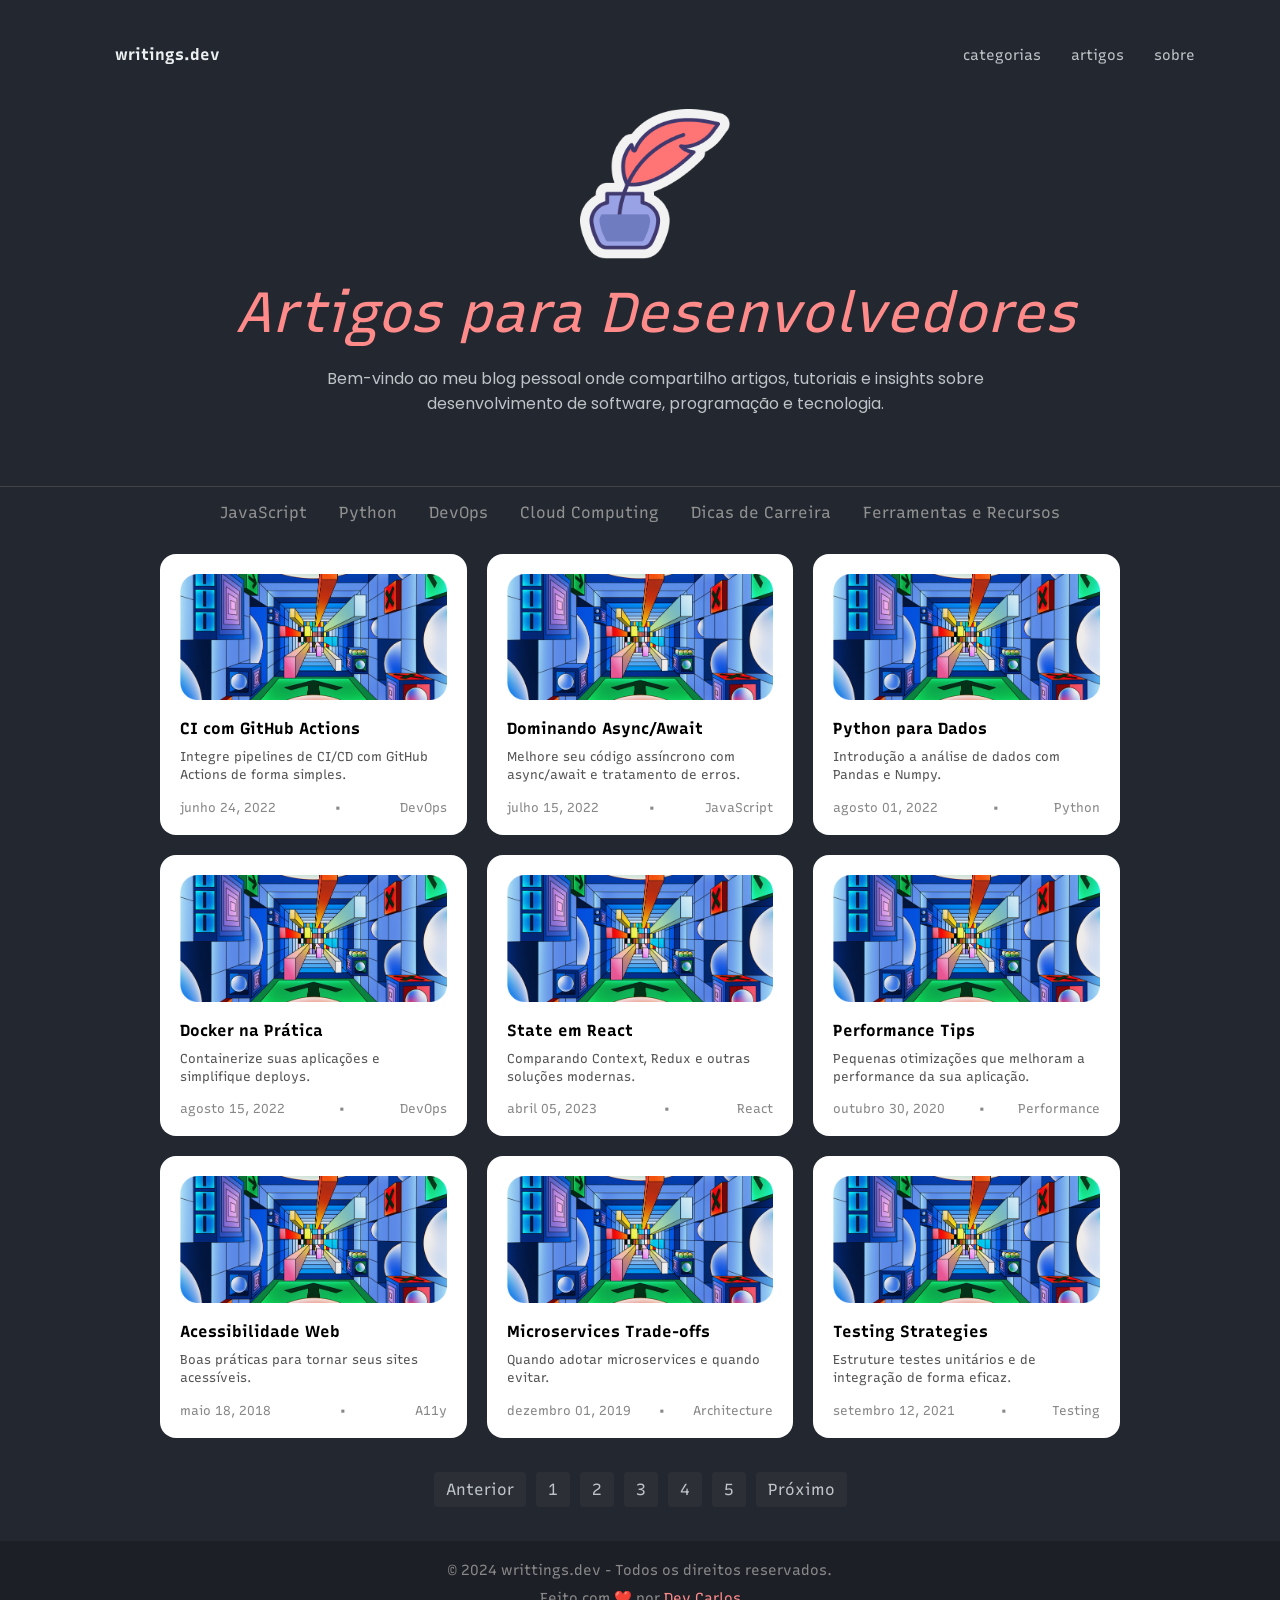
<file: index.html>
<!DOCTYPE html>
<html lang="pt-BR">
<head>
    <meta charset="UTF-8">
    <meta name="viewport" content="width=device-width, initial-scale=1.0">
    <link link rel="icon" href="./images/image.png">
    <title>Artigos para Desenvolvedores</title>
    <link rel="stylesheet" href="styles.css">
    <link href="https://fonts.googleapis.com/css2?family=Poppins:wght@400;600&family=Recursive:wght@300;400;500;600;700&display=swap" rel="stylesheet">
</head>
<body>
    <header class="page-header">

        <nav class="nav-main">

                <div class="logo">
                    <a href="#">writings.dev</a>
                </div>
                
                <ul class="nav-links">
                    <li><a href="#">categorias</a></li>
                    <li><a href="#">artigos</a></li>
                    <li><a href="#">sobre</a></li>
                </ul>
        </nav>

        <div class="home-content">
            <img src="assets/images/image.png" alt="tinteiro com pena">
            <h1>Artigos para Desenvolvedores</h1>
            <p>Bem-vindo ao meu blog pessoal onde compartilho artigos, tutoriais e insights sobre desenvolvimento de software, programação e tecnologia.</p>
            
        </div>
    </header> 

<div class="nav-articles">
    
<!-- Opa, caro amigo desenvolvedor, ainda estou implementando a funcionalidade de troca de visualização.
            
            <div class= "view-buttons">

                <button class="view-btn active-view" aria-label="Visualização em Grade">
                   <img src="./icons/icon-grid.png" alt="grid">
                    </button>

                <button class="view-btn" aria-label="Visualização em Lista">
                    <img src="./icons/icon-list.png" alt="list">
                </button>    

            </div>
-->

            <nav class="sort-by">
                <ul><li><a href="#">JavaScript</a></li>
                    <li><a href="#">Python</a></li>
                    <li><a href="#">DevOps</a></li>
                    <li><a href="#">Cloud Computing</a></li>
                    <li><a href="#">Dicas de Carreira</a></li>
                    <li><a href="#">Ferramentas e Recursos</a></li>
                </ul>
            </nav>
        </div>
    

        
        <section class="main-content">

            <!-- Card 1 -->
            <article class="card-content">
                <figure>
                    <img src="assets/images/article-image.png" alt="GitHub Actions">
                </figure>
                <h2 class="card-title">CI com GitHub Actions</h2>
                <p class="card-description">Integre pipelines de CI/CD com GitHub Actions de forma simples.</p>
                <footer class="card-meta">
                    <time datetime="2022-06-24">junho 24, 2022</time>
                    <span class="meta-separator" aria-hidden="true">•</span>
                    <span class="tag-article">DevOps</span>
                </footer>
            </article>

            <!-- Card 2 -->
            <article class="card-content">
                <figure>
                    <img src="assets/images/article-image.png" alt="Async Await">
                </figure>
                <h2 class="card-title">Dominando Async/Await</h2>
                <p class="card-description">Melhore seu código assíncrono com async/await e tratamento de erros.</p>
                <footer class="card-meta">
                    <time datetime="2022-07-15">julho 15, 2022</time>
                    <span class="meta-separator" aria-hidden="true">•</span>
                    <span class="tag-article">JavaScript</span>
                </footer>
            </article>

            <!-- Card 3 -->
            <article class="card-content">
                <figure>
                    <img src="assets/images/article-image.png" alt="Python Dados">
                </figure>
                <h2 class="card-title">Python para Dados</h2>
                <p class="card-description">Introdução a análise de dados com Pandas e Numpy.</p>
                <footer class="card-meta">
                    <time datetime="2022-08-01">agosto 01, 2022</time>
                    <span class="meta-separator" aria-hidden="true">•</span>
                    <span class="tag-article">Python</span>
                </footer>
            </article>

            <!-- Card 4 -->
            <article class="card-content">
                <figure>
                    <img src="assets/images/article-image.png" alt="Docker">
                </figure>
                <h2 class="card-title">Docker na Prática</h2>
                <p class="card-description">Containerize suas aplicações e simplifique deploys.</p>
                <footer class="card-meta">
                    <time datetime="2022-08-15">agosto 15, 2022</time>
                    <span class="meta-separator" aria-hidden="true">•</span>
                    <span class="tag-article">DevOps</span>
                </footer>
            </article>

            <!-- Card 5 -->
            <article class="card-content">
                <figure>
                    <img src="assets/images/article-image.png" alt="React State">
                </figure>
                <h2 class="card-title">State em React</h2>
                <p class="card-description">Comparando Context, Redux e outras soluções modernas.</p>
                <footer class="card-meta">
                    <time datetime="2023-04-05">abril 05, 2023</time>
                    <span class="meta-separator" aria-hidden="true">•</span>
                    <span class="tag-article">React</span>
                </footer>
            </article>

            <!-- Card 6 -->
            <article class="card-content">
                <figure>
                    <img src="assets/images/article-image.png" alt="Performance">
                </figure>
                <h2 class="card-title">Performance Tips</h2>
                <p class="card-description">Pequenas otimizações que melhoram a performance da sua aplicação.</p>
                <footer class="card-meta">
                    <time datetime="2020-10-30">outubro 30, 2020</time>
                    <span class="meta-separator" aria-hidden="true">•</span>
                    <span class="tag-article">Performance</span>
                </footer>
            </article>

            <!-- Card 7 -->
            <article class="card-content">
                <figure>
                    <img src="assets/images/article-image.png" alt="Acessibilidade">
                </figure>
                <h2 class="card-title">Acessibilidade Web</h2>
                <p class="card-description">Boas práticas para tornar seus sites acessíveis.</p>
                <footer class="card-meta">
                    <time datetime="2018-05-18">maio 18, 2018</time>
                    <span class="meta-separator" aria-hidden="true">•</span>
                    <span class="tag-article">A11y</span>
                </footer>
            </article>

            <!-- Card 8 -->
            <article class="card-content">
                <figure>
                    <img src="assets/images/article-image.png" alt="Microservices">
                </figure>
                <h2 class="card-title">Microservices Trade-offs</h2>
                <p class="card-description">Quando adotar microservices e quando evitar.</p>
                <footer class="card-meta">
                    <time datetime="2019-12-01">dezembro 01, 2019</time>
                    <span class="meta-separator" aria-hidden="true">•</span>
                    <span class="tag-article">Architecture</span>
                </footer>
            </article>

            <!-- Card 9 -->
            <article class="card-content">
                <figure>
                    <img src="assets/images/article-image.png" alt="Testing">
                </figure>
                <h2 class="card-title">Testing Strategies</h2>
                <p class="card-description">Estruture testes unitários e de integração de forma eficaz.</p>
                <footer class="card-meta">
                    <time datetime="2021-09-12">setembro 12, 2021</time>
                    <span class="meta-separator" aria-hidden="true">•</span>
                    <span class="tag-article">Testing</span>
                </footer>
            </article>

        </section>

        <nav class="nav-pages">
            <ul>
                <li><a href="#"> Anterior</a></li>
                <li><a href="#">1</a></li>

                <li class="active"><a href="#" aria-current="page">2</a></li>

                <li><a href="#">3</a></li>
                <li><a href="#">4</a></li>
                <li><a href="#">5</a></li>
                <li><a href="#">Próximo</a></li>
            </ul>
        </nav>

        <footer class="page-footer">
            <span>© 2024 writtings.dev - Todos os direitos reservados.</span>
            <span>Feito com ❤️ por <a href="https://github.com/Carvic-dev?tab=repositories" >Dev Carlos</a> </span>
        </footer>
</body>
</html>
</file>
<file: styles.css>
/* Global Styles */

* {
    margin: 0;
    padding: 0;
    box-sizing: border-box;
}

body {
    font-family: 'recursive', 'poppins', sans-serif;
    background-color: #232830 ;
    color: #ecf0f1;

    ul {
        list-style-type: none;
        
        a {
            text-decoration: none;
            color: inherit;
        }
    }
}

/* Header Styles */

.page-header {
    padding: 20px 60px;
    min-width: 50vh;
    margin: 20px 20px 50px 50px;

    display: flex;
    flex-direction: column;
}

.nav-main {
    
    display: flex;
    justify-content: space-between;
    align-items: center;
    width: 100%;
    
    transition: border 0.1s ease; 

}

.nav-main a:hover {
        
        border-bottom: 2px solid #ff8a8a;  
}

 .logo a {

        text-decoration: none;
        color: #ecf0f1;
        font-size: 1.0em;
        font-weight: bold;
        transition: border 0.1s ease; 
        padding: 5px;
}

.logo a:hover {
        
        border-bottom: 2px solid #ff8a8a;  
}

.nav-links {
        display: flex;
        gap: 30px;
        padding: 5px;
}

.nav-links a {
        color:#bdc3c7;
        font-size: 0.9em;
        transition: color 0.3s ease;
}

.nav-links a:hover {
        color: white;
}


/* Main Content Styles */

.home-content {
    flex-grow: 1;

    display: flex;
    flex-direction: column;
    justify-content: center;
    align-items: center;
    text-align: center;
    
}

.home-content img {
    width: 150px;
    height: 150px;
    margin-top: 40px;

  }   

.home-content h1 {
    color:#ff8a8a;
    font-size: 3.5em;
    font-style: italic;
    margin-top: 20px;
    margin-bottom: 20px;
    font-weight: 400;
}

.home-content p {
    font-family: poppins, sans-serif;
    font-weight: 400;
    font-size: 1.0em;
    color:#bdc3c7;
    max-width: 700px;
}

/* nav-articles styles - em desenvolvimento

.view-buttons {
    display: flex;
    justify-content: space-between;
    gap: 1rem;
    

}


.view-btn {
  background: none; 
  border: none; 
  color: #bdc3c7; 
  cursor: pointer; 
  transition: color 0.3s ease; 

}


.view-btn:hover {
  background-color: rgba(78, 77, 77, 0.527); 
}

*/

.nav-articles {
    display: flex;
    justify-content: center;
    border-top: 1px solid #444;
    margin-bottom: 1rem;
    padding: 1rem 2rem;
    color:#bdc3c7;
}

.nav-articles .sort-by ul {
    display: flex;
    align-items: center;
    gap: 2rem;
    color: #909090;

    list-style: none;
    margin: 0;
    padding: 0;

}

.nav-articles .sort-by ul li {
    cursor: pointer;
    
    transition: color 0.3s ease;
}

.nav-articles .sort-by ul li:hover {
    color: white;
}

/* cards style */

.main-content {
    display: grid;
    margin:0.5em 10em;
    grid-template-columns: repeat(3, 1fr); ;
    grid-template-rows: repeat(auto-fill, minmax(150px, 1fr));
    gap: 20px;
}

.card-content {
    display: flex;
    flex-direction: column;
    flex-grow: 1;

    background-color: white;
    color: black;
    padding: 20px;
    border-radius: 16px;

}

.card-content img {
    object-fit: cover;
    width: 100%;
    height: auto;
    border-radius: 8px;
    margin-bottom: 15px;
}

.card-content h2 {
    font-size: 1.0em;
    margin-bottom: 10px;
    
}

.card-content p {
    font-size: 0.8em;
    color: #555;
    line-height: 1.4;
    margin-bottom: 16px;
}

.card-meta {
    display: flex;
    justify-content: space-between;
    font-size: 0.8em;
    color: #888;
    margin-top: auto;
}

/*nav-pages*/

.nav-pages {
    display: flex;
    justify-content: center;
    align-items: center;
    gap: 10px;
    margin: 24px;

}

.nav-pages ul {
    display: flex;
    gap: 10px;
    list-style: none;
    margin: 10px;
    
}

.nav-pages ul li {
    padding: 8px 12px;
    border-radius: 4px;
    background-color: #2c2f36;
    color: #bdc3c7;
    cursor: pointer;
    transition: background-color 0.3s ease, color 0.3s ease, border 0.1s ease; 
}
.nav-pages ul li:hover {
    background-color: #444;
}

/* Footer Styles */

.page-footer {
    display: flex;
    flex-direction: column;
    text-align: center;
    padding: 20px;
    gap: 10px;
    background-color: #1c1f26;
    color: #888;
    font-size: 0.9em;
    margin-top: 20px;
}

.page-footer span a {
    color: #ff8a8a;
    text-decoration: none;
}
</file>
<file: assets/styles.css>
/* Global Styles */

* {
    margin: 0;
    padding: 0;
    box-sizing: border-box;
}

body {
    font-family: 'recursive', 'poppins', sans-serif;
    background-color: #232830 ;
    color: #ecf0f1;

    ul {
        list-style-type: none;
        
        a {
            text-decoration: none;
            color: inherit;
        }
    }
}

/* Header Styles */

.page-header {
    padding: 20px 60px;
    min-width: 50vh;
    margin: 20px 20px 50px 50px;

    display: flex;
    flex-direction: column;
}

.nav-main {
    
    display: flex;
    justify-content: space-between;
    align-items: center;
    width: 100%;
    
    transition: border 0.1s ease; 

}

.nav-main a:hover {
        
        border-bottom: 2px solid #ff8a8a;  
}

 .logo a {

        text-decoration: none;
        color: #ecf0f1;
        font-size: 1.0em;
        font-weight: bold;
        transition: border 0.1s ease; 
        padding: 5px;
}

.logo a:hover {
        
        border-bottom: 2px solid #ff8a8a;  
}

.nav-links {
        display: flex;
        gap: 30px;
        padding: 5px;
}

.nav-links a {
        color:#bdc3c7;
        font-size: 0.9em;
        transition: color 0.3s ease;
}

.nav-links a:hover {
        color: white;
}


/* Main Content Styles */

.home-content {
    flex-grow: 1;

    display: flex;
    flex-direction: column;
    justify-content: center;
    align-items: center;
    text-align: center;
    
}

.home-content img {
    width: 150px;
    height: 150px;
    margin-top: 40px;

  }   

.home-content h1 {
    color:#ff8a8a;
    font-size: 3.5em;
    font-style: italic;
    margin-top: 20px;
    margin-bottom: 20px;
    font-weight: 400;
}

.home-content p {
    font-family: poppins, sans-serif;
    font-weight: 400;
    font-size: 1.0em;
    color:#bdc3c7;
    max-width: 700px;
}

/* nav-articles styles - em desenvolvimento

.view-buttons {
    display: flex;
    justify-content: space-between;
    gap: 1rem;
    

}


.view-btn {
  background: none; 
  border: none; 
  color: #bdc3c7; 
  cursor: pointer; 
  transition: color 0.3s ease; 

}


.view-btn:hover {
  background-color: rgba(78, 77, 77, 0.527); 
}

*/

.nav-articles {
    display: flex;
    justify-content: center;
    border-top: 1px solid #444;
    margin-bottom: 1rem;
    padding: 1rem 2rem;
    color:#bdc3c7;
}

.nav-articles .sort-by ul {
    display: flex;
    align-items: center;
    gap: 2rem;
    color: #909090;

    list-style: none;
    margin: 0;
    padding: 0;

}

.nav-articles .sort-by ul li {
    cursor: pointer;
    
    transition: color 0.3s ease;
}

.nav-articles .sort-by ul li:hover {
    color: white;
}

/* cards style */

.main-content {
    display: grid;
    margin:0.5em 10em;
    grid-template-columns: repeat(3, 1fr); ;
    grid-template-rows: repeat(auto-fill, minmax(150px, 1fr));
    gap: 20px;
}

.card-content {
    display: flex;
    flex-direction: column;
    flex-grow: 1;

    background-color: white;
    color: black;
    padding: 20px;
    border-radius: 16px;

}

.card-content img {
    object-fit: cover;
    width: 100%;
    height: auto;
    border-radius: 8px;
    margin-bottom: 15px;
}

.card-content h2 {
    font-size: 1.0em;
    margin-bottom: 10px;
    
}

.card-content p {
    font-size: 0.8em;
    color: #555;
    line-height: 1.4;
    margin-bottom: 16px;
}

.card-meta {
    display: flex;
    justify-content: space-between;
    font-size: 0.8em;
    color: #888;
    margin-top: auto;
}

/*nav-pages*/

.nav-pages {
    display: flex;
    justify-content: center;
    align-items: center;
    gap: 10px;
    margin: 24px;

}

.nav-pages ul {
    display: flex;
    gap: 10px;
    list-style: none;
    margin: 10px;
    
}

.nav-pages ul li {
    padding: 8px 12px;
    border-radius: 4px;
    background-color: #2c2f36;
    color: #bdc3c7;
    cursor: pointer;
    transition: background-color 0.3s ease, color 0.3s ease, border 0.1s ease; 
}
.nav-pages ul li:hover {
    background-color: #444;
}

/* Footer Styles */

.page-footer {
    display: flex;
    flex-direction: column;
    text-align: center;
    padding: 20px;
    gap: 10px;
    background-color: #1c1f26;
    color: #888;
    font-size: 0.9em;
    margin-top: 20px;
}

.page-footer span a {
    color: #ff8a8a;
    text-decoration: none;
}
</file>
